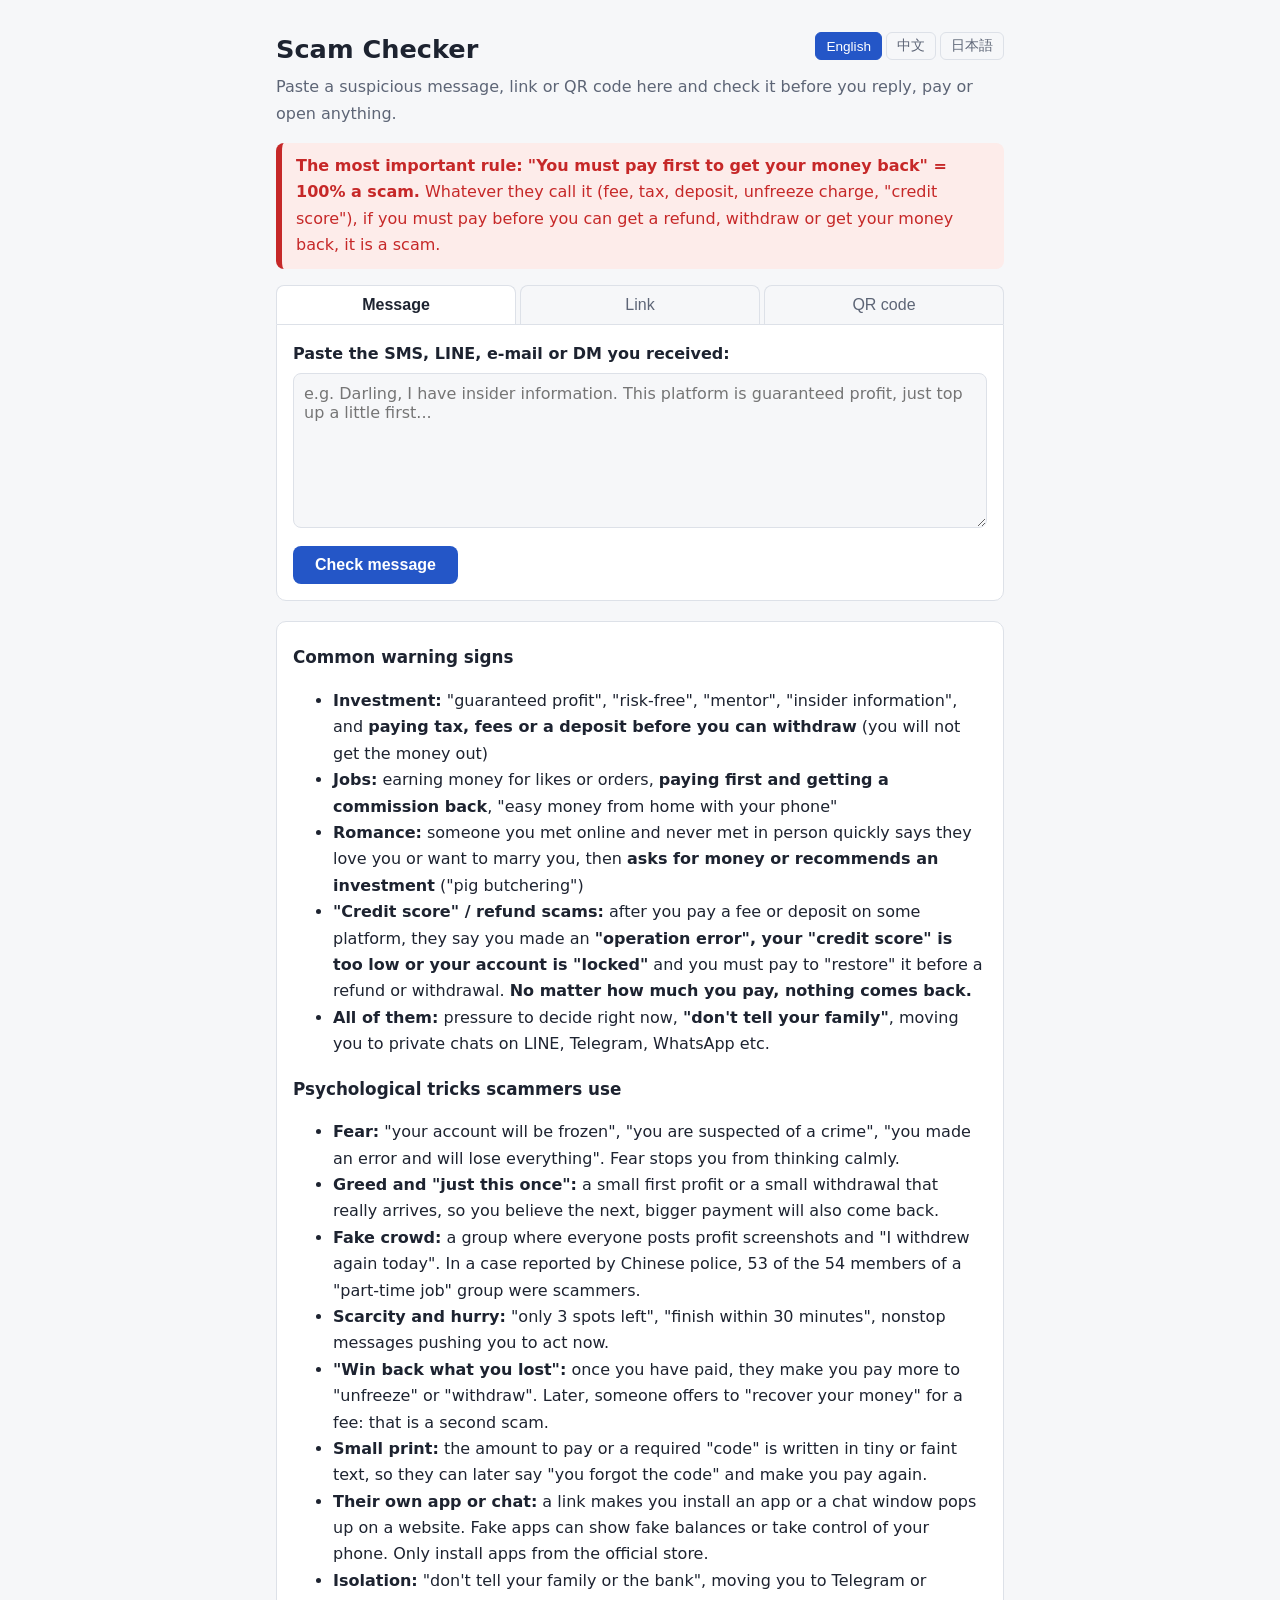
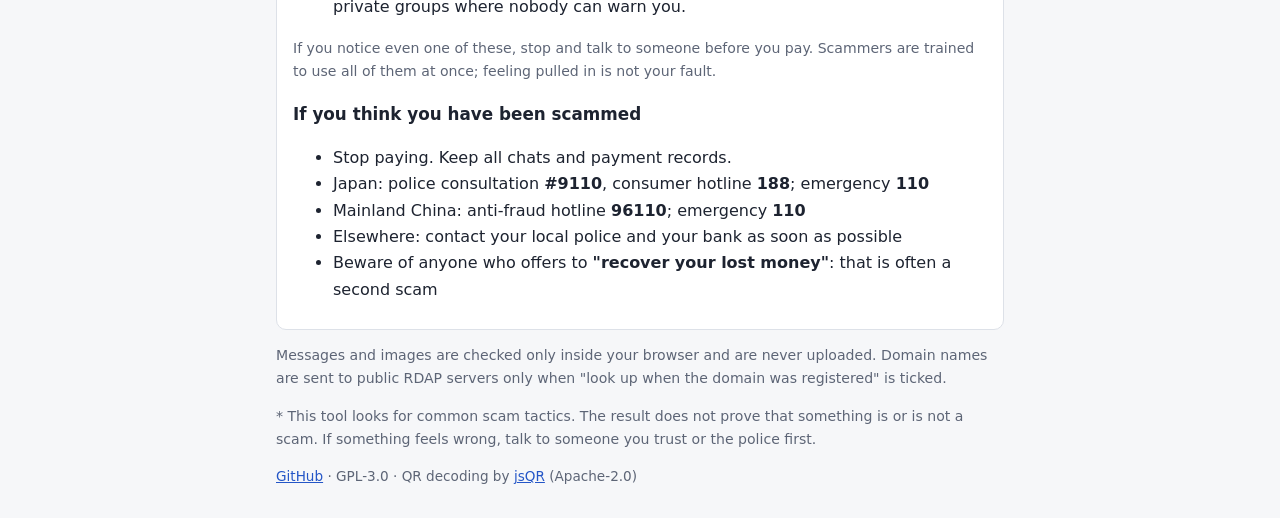
<file: docs/index.html>
<!DOCTYPE html>
<html lang="en">
<head>
<meta charset="utf-8">
<meta name="viewport" content="width=device-width, initial-scale=1">
<title>Scam Checker | safe-url-guard</title>
<meta name="description" content="Check suspicious messages, links and QR codes for investment, job, romance and dating scams and phishing sites. 检查可疑消息、网址和二维码。あやしいメッセージ・リンク・QRコードをチェック。">
<link rel="stylesheet" href="style.css">
</head>
<body>
<header>
  <div class="lang-switch" role="group" aria-label="Language / 语言 / 言語">
    <button type="button" data-lang="en">English</button>
    <button type="button" data-lang="zh">中文</button>
    <button type="button" data-lang="ja">日本語</button>
  </div>
  <h1 data-i18n="h1">Scam Checker</h1>
  <p class="lead" data-i18n="lead">Paste a suspicious message, link or QR code here and check it before you reply, pay or open anything.</p>
  <p class="golden" role="note" data-i18n="golden"></p>
</header>

<main>
  <nav class="tabs" role="tablist">
    <button role="tab" aria-selected="true" data-tab="msg" data-i18n="tab_msg">Message</button>
    <button role="tab" aria-selected="false" data-tab="url" data-i18n="tab_url">Link</button>
    <button role="tab" aria-selected="false" data-tab="qr" data-i18n="tab_qr">QR code</button>
  </nav>

  <section id="tab-msg" class="panel">
    <label for="msg-input" data-i18n="msg_label">Paste the SMS, LINE, e-mail or DM you received:</label>
    <textarea id="msg-input" rows="7" data-i18n-ph="msg_ph"></textarea>
    <button id="msg-btn" class="primary" data-i18n="msg_btn">Check message</button>
    <div id="msg-result" class="result" aria-live="polite"></div>
  </section>

  <section id="tab-url" class="panel" hidden>
    <label for="url-input" data-i18n="url_label">Enter a link:</label>
    <input id="url-input" type="text" inputmode="url" placeholder="https://example.com/login">
    <label class="check"><input id="url-rdap" type="checkbox" checked> <span data-i18n="url_rdap"></span></label>
    <button id="url-btn" class="primary" data-i18n="url_btn">Check link</button>
    <div id="url-result" class="result" aria-live="polite"></div>
  </section>

  <section id="tab-qr" class="panel" hidden>
    <label for="qr-input" data-i18n="qr_label">Choose a QR-code image (screenshot or photo):</label>
    <input id="qr-input" type="file" accept="image/*">
    <p class="hint" data-i18n="qr_hint"></p>
    <div id="qr-result" class="result" aria-live="polite"></div>
  </section>

  <aside class="box">
    <h2 data-i18n="signs_h">Common warning signs</h2>
    <ul>
      <li data-i18n="sign_inv"></li>
      <li data-i18n="sign_job"></li>
      <li data-i18n="sign_rom"></li>
      <li data-i18n="sign_hook"></li>
      <li data-i18n="sign_common"></li>
    </ul>
    <h2 data-i18n="psy_h">Psychological tricks scammers use</h2>
    <ul>
      <li data-i18n="psy_fear"></li>
      <li data-i18n="psy_greed"></li>
      <li data-i18n="psy_crowd"></li>
      <li data-i18n="psy_scarcity"></li>
      <li data-i18n="psy_sunk"></li>
      <li data-i18n="psy_small"></li>
      <li data-i18n="psy_app"></li>
      <li data-i18n="psy_isolate"></li>
    </ul>
    <p class="hint" data-i18n="psy_tip"></p>
    <h2 data-i18n="help_h">If you think you have been scammed</h2>
    <ul>
      <li data-i18n="help_stop"></li>
      <li data-i18n="help_jp"></li>
      <li data-i18n="help_cn"></li>
      <li data-i18n="help_other"></li>
      <li data-i18n="help_recovery"></li>
    </ul>
  </aside>

  <p class="privacy" data-i18n="privacy"></p>
  <p class="privacy" data-i18n="disclaimer"></p>
</main>

<footer>
  <a href="https://github.com/teikaki4399-hash/safe-url-guard">GitHub</a> · GPL-3.0 ·
  <span data-i18n="footer_qr">QR decoding by</span> <a href="https://github.com/cozmo/jsQR">jsQR</a> (Apache-2.0)
</footer>

<script src="i18n.js"></script>
<script src="vendor/jsQR.js"></script>
<script src="scam_core.js"></script>
<script src="app.js"></script>
</body>
</html>
</file>
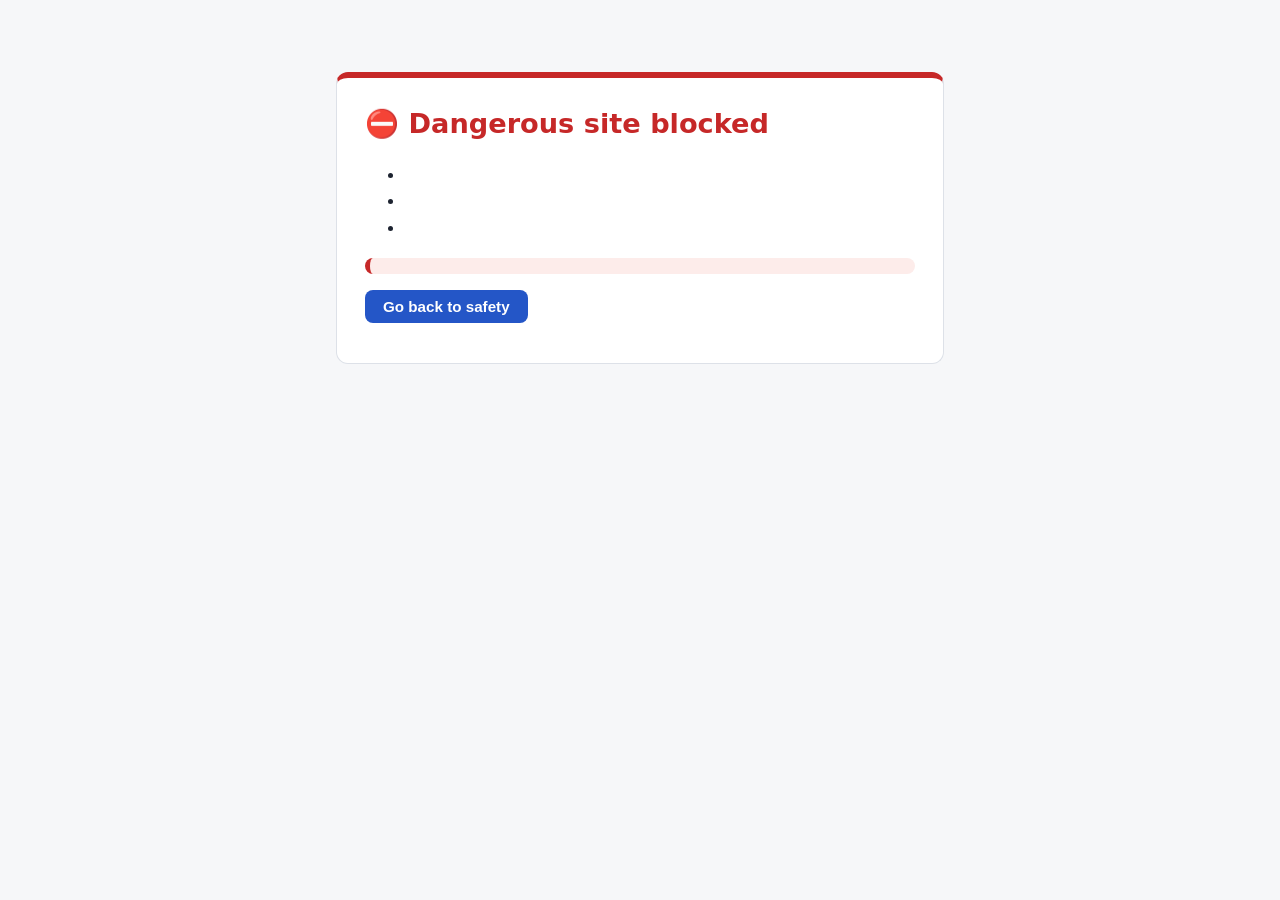
<file: extension/blocked.html>
<!DOCTYPE html>
<html lang="en">
<head>
<meta charset="utf-8">
<meta name="viewport" content="width=device-width, initial-scale=1">
<title>Dangerous site blocked</title>
<link rel="stylesheet" href="pages.css">
</head>
<body class="blocked">
  <div class="card">
    <h1 data-i18n="blocked_h1">⛔ Dangerous site blocked</h1>
    <p data-i18n="blocked_lead"></p>
    <p class="url" id="url" hidden></p>
    <ul>
      <li data-i18n="blocked_li1"></li>
      <li data-i18n="blocked_li2"></li>
      <li data-i18n="blocked_li3"></li>
    </ul>
    <p class="golden" data-i18n="golden"></p>
    <p data-i18n="blocked_help"></p>
    <p><button id="back" data-i18n="blocked_back">Go back to safety</button></p>
    <p class="muted" data-i18n="blocked_src"></p>
  </div>
<script src="i18n.js"></script>
<script src="blocked.js"></script>
</body>
</html>
</file>
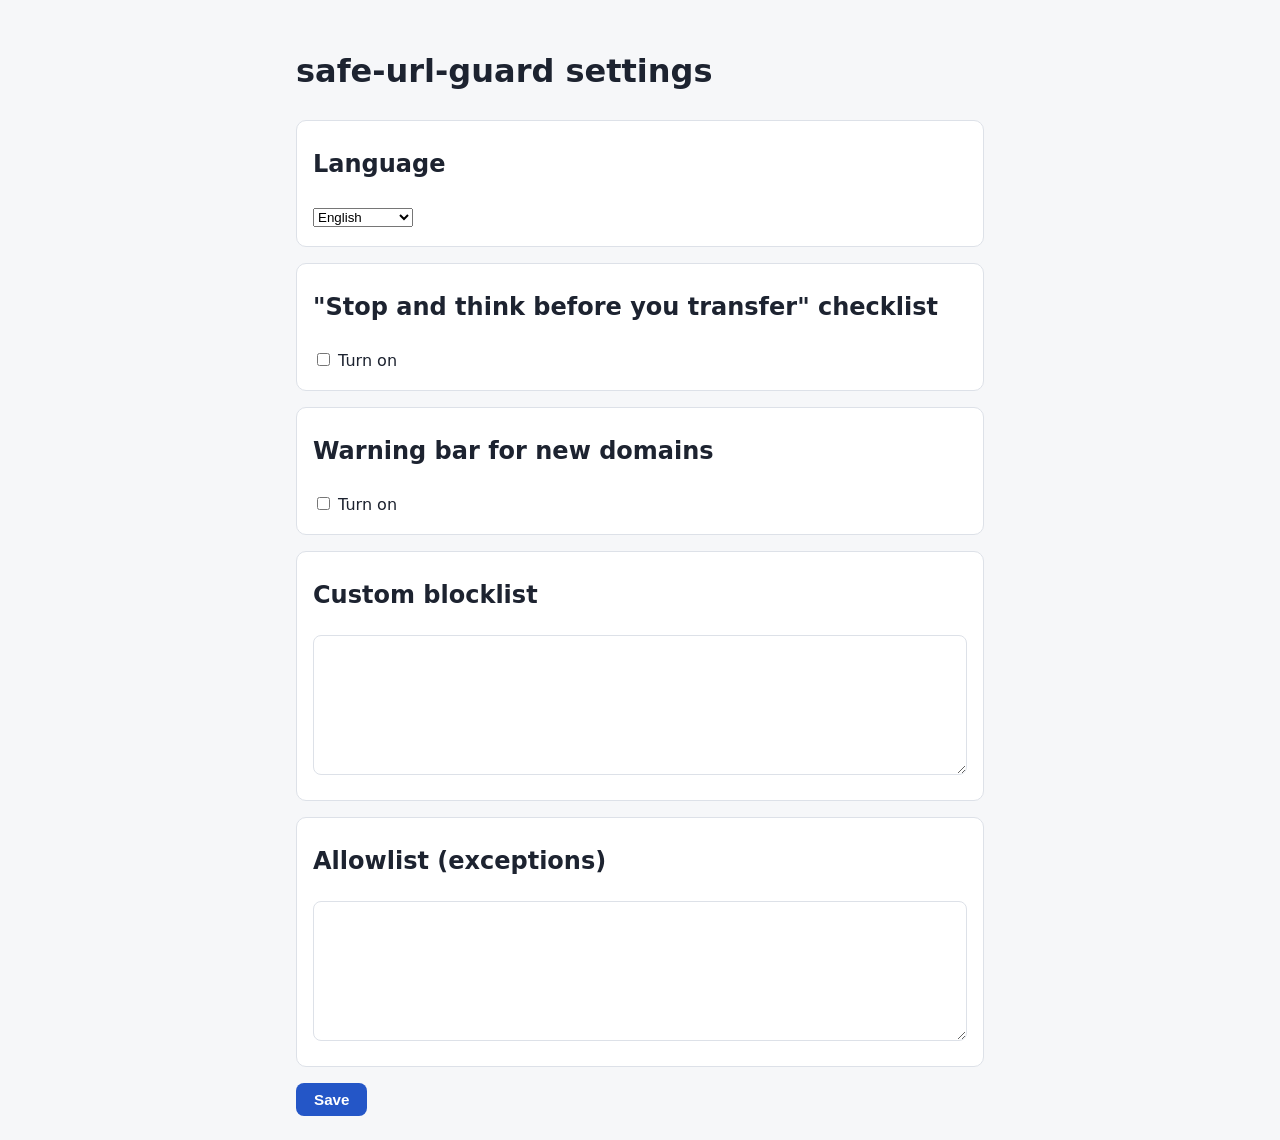
<file: extension/options.html>
<!DOCTYPE html>
<html lang="en">
<head><meta charset="utf-8"><title>safe-url-guard settings</title><link rel="stylesheet" href="pages.css"></head>
<body class="options">
  <h1 data-i18n="opt_title">safe-url-guard settings</h1>

  <section>
    <h2 data-i18n="opt_lang">Language</h2>
    <select id="lang">
      <option value="en">English</option>
      <option value="zh">中文（简体）</option>
      <option value="ja">日本語</option>
    </select>
  </section>

  <section>
    <h2 data-i18n="opt_transfer_h">"Stop and think before you transfer" checklist</h2>
    <p class="muted" data-i18n="opt_transfer_p"></p>
    <label><input type="checkbox" id="transferCheck"> <span data-i18n="opt_on">Turn on</span></label>
  </section>

  <section>
    <h2 data-i18n="opt_newdom_h">Warning bar for new domains</h2>
    <p class="muted" data-i18n="opt_newdom_p"></p>
    <label><input type="checkbox" id="newDomainCheck"> <span data-i18n="opt_on">Turn on</span></label>
  </section>

  <section>
    <h2 data-i18n="opt_deny_h">Custom blocklist</h2>
    <p class="muted" data-i18n="opt_deny_p"></p>
    <textarea id="denylist" spellcheck="false"></textarea>
  </section>

  <section>
    <h2 data-i18n="opt_allow_h">Allowlist (exceptions)</h2>
    <p class="muted" data-i18n="opt_allow_p"></p>
    <textarea id="allowlist" spellcheck="false"></textarea>
  </section>

  <button id="save" data-i18n="opt_save">Save</button> <span id="msg" class="muted"></span>
<script src="i18n.js"></script>
<script src="options.js"></script>
</body>
</html>
</file>
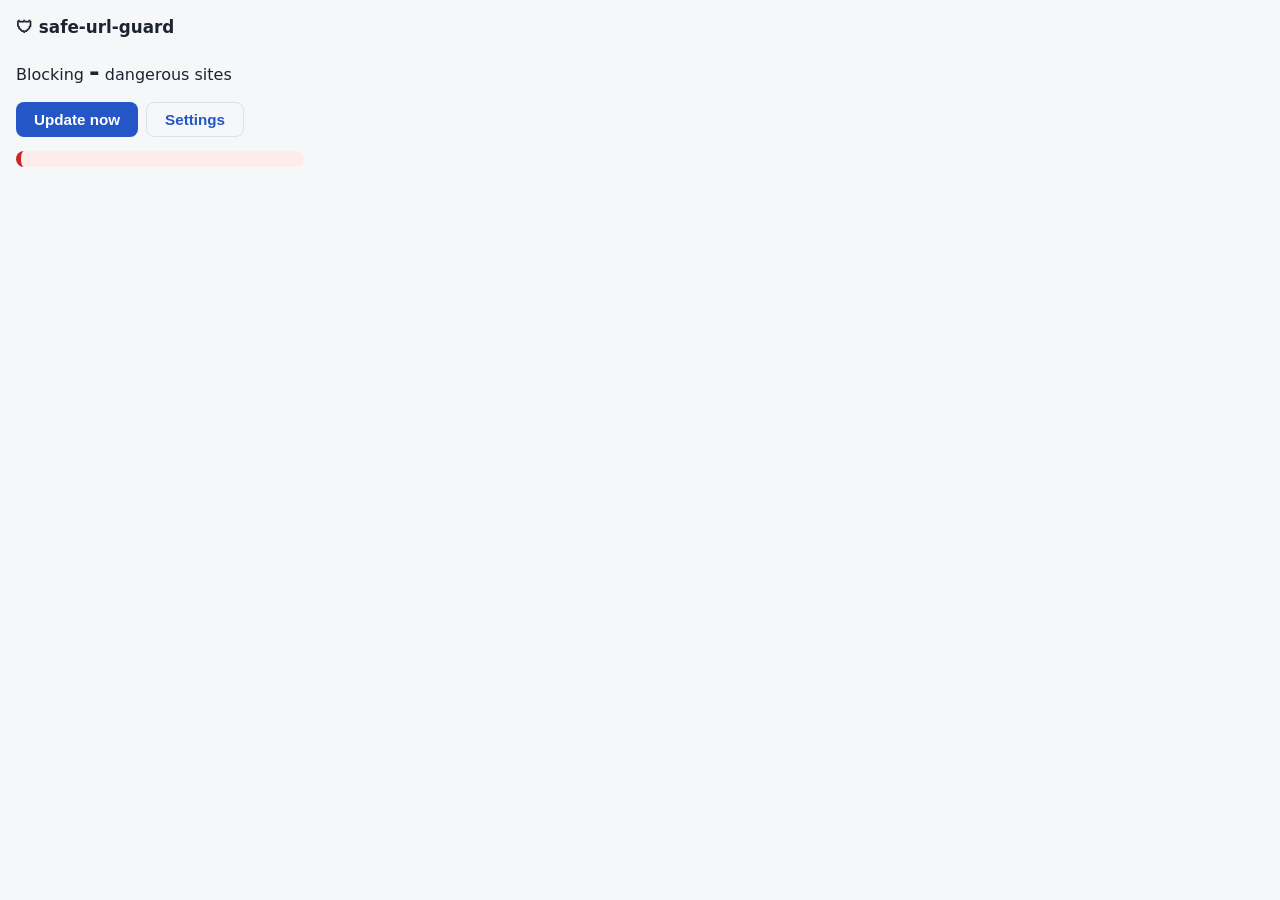
<file: extension/popup.html>
<!DOCTYPE html>
<html lang="en">
<head><meta charset="utf-8"><link rel="stylesheet" href="pages.css"></head>
<body class="popup">
  <h1>🛡 safe-url-guard</h1>
  <div data-i18n="popup_blocking">Blocking <span class="big" id="count">-</span> dangerous sites</div>
  <ul id="feeds"></ul>
  <div class="muted" id="last"></div>
  <div class="row">
    <button id="update" data-i18n="popup_update">Update now</button>
    <button class="sub" id="options" data-i18n="popup_options">Settings</button>
  </div>
  <p class="golden" data-i18n="golden"></p>
  <p class="muted" data-i18n="popup_web"></p>
<script src="i18n.js"></script>
<script src="popup.js"></script>
</body>
</html>
</file>
<file: docs/style.css>
:root {
  --bg: #f6f7f9; --card: #fff; --text: #1d2330; --muted: #5d6576; --line: #dde1e8;
  --accent: #2456c7; --high: #c62828; --high-bg: #fdecea; --mid: #a15c00; --mid-bg: #fff4e0;
  --low: #49617a; --low-bg: #eef2f7; --ok: #1e7d43; --ok-bg: #e8f5ed;
}
@media (prefers-color-scheme: dark) {
  :root {
    --bg: #14171c; --card: #1e232b; --text: #e6e9ef; --muted: #a0a8b8; --line: #343b47;
    --accent: #7aa2ff; --high: #ff8a80; --high-bg: #3a1f1f; --mid: #ffc266; --mid-bg: #3a2e1a;
    --low: #b0c0d4; --low-bg: #252c36; --ok: #7fd6a0; --ok-bg: #1b3326;
  }
}
* { box-sizing: border-box; }
body {
  margin: 0; background: var(--bg); color: var(--text); line-height: 1.65;
  font-family: system-ui, -apple-system, "Segoe UI", "Hiragino Sans", "PingFang SC", "Microsoft YaHei", sans-serif;
}
header, main, footer { max-width: 760px; margin: 0 auto; padding: 0 16px; }
header { padding-top: 28px; }
h1 { margin: 0 0 4px; font-size: 1.6rem; }
h2 { font-size: 1.05rem; margin: 18px 0 6px; }
.lead { color: var(--muted); margin-top: 0; }
.tabs { display: flex; gap: 4px; margin-top: 16px; }
.tabs button {
  flex: 1; padding: 10px 6px; border: 1px solid var(--line); border-bottom: none;
  border-radius: 8px 8px 0 0; background: transparent; color: var(--muted); font-size: 1rem; cursor: pointer;
}
.tabs button[aria-selected="true"] { background: var(--card); color: var(--text); font-weight: 600; }
.panel { background: var(--card); border: 1px solid var(--line); border-radius: 0 0 10px 10px; padding: 16px; }
label { display: block; margin-bottom: 6px; font-weight: 600; }
label.check { font-weight: normal; color: var(--muted); font-size: .9rem; margin-top: 8px; }
textarea, input[type="text"] {
  width: 100%; padding: 10px; font-size: 1rem; border: 1px solid var(--line); border-radius: 8px;
  background: var(--bg); color: var(--text); font-family: inherit;
}
button.primary {
  margin-top: 10px; padding: 10px 22px; font-size: 1rem; border: none; border-radius: 8px;
  background: var(--accent); color: #fff; cursor: pointer; font-weight: 600;
}
@media (prefers-color-scheme: dark) { button.primary { color: #10131a; } }
.hint, .privacy { color: var(--muted); font-size: .88rem; }
.result:empty { display: none; }
.result { margin-top: 14px; }
.verdict { padding: 12px 14px; border-radius: 8px; font-weight: 700; font-size: 1.1rem; }
.lv3 { background: var(--high-bg); color: var(--high); }
.lv2 { background: var(--mid-bg); color: var(--mid); }
.lv1 { background: var(--low-bg); color: var(--low); }
.lv0 { background: var(--ok-bg); color: var(--ok); }
.result ul { padding-left: 1.2em; }
.result li { margin: 6px 0; }
.tag { display: inline-block; font-size: .8rem; padding: 0 6px; border-radius: 4px; background: var(--low-bg); color: var(--low); margin-right: 4px; }
.match { color: var(--muted); font-size: .88rem; }
mark { background: #ffe08a; color: #000; border-radius: 2px; }
.box { background: var(--card); border: 1px solid var(--line); border-radius: 10px; padding: 4px 16px 10px; margin-top: 20px; }
footer { color: var(--muted); font-size: .85rem; padding-bottom: 30px; }
a { color: var(--accent); }
code { word-break: break-all; }
.golden { background: var(--high-bg); color: var(--high); border-left: 6px solid var(--high); border-radius: 8px; padding: 10px 14px; margin: 10px 0 0; }
.lang-switch { float: right; display: flex; gap: 4px; margin-top: 4px; }
.lang-switch button { padding: 4px 10px; border: 1px solid var(--line); border-radius: 6px; background: transparent; color: var(--muted); cursor: pointer; font-size: .85rem; }
.lang-switch button[aria-pressed="true"] { background: var(--accent); border-color: var(--accent); color: #fff; }
@media (prefers-color-scheme: dark) { .lang-switch button[aria-pressed="true"] { color: #10131a; } }
</file>
<file: extension/pages.css>
:root { --bg:#f6f7f9; --card:#fff; --text:#1d2330; --muted:#5d6576; --line:#dde1e8; --accent:#2456c7; --red:#c62828; --red-bg:#fdecea; }
@media (prefers-color-scheme: dark) {
  :root { --bg:#14171c; --card:#1e232b; --text:#e6e9ef; --muted:#a0a8b8; --line:#343b47; --accent:#7aa2ff; --red:#ff8a80; --red-bg:#3a1f1f; }
}
* { box-sizing: border-box; }
body { margin:0; background:var(--bg); color:var(--text); line-height:1.65;
  font-family: system-ui, -apple-system, "Segoe UI", "Hiragino Sans", "PingFang SC", "Microsoft YaHei", sans-serif; }
a { color: var(--accent); }
button { padding:8px 18px; font-size:.95rem; border:none; border-radius:8px; background:var(--accent); color:#fff; cursor:pointer; font-weight:600; }
button.sub { background:transparent; color:var(--accent); border:1px solid var(--line); }
@media (prefers-color-scheme: dark) { button { color:#10131a; } button.sub { color: var(--accent); } }
.muted { color: var(--muted); font-size:.88rem; }
code { word-break: break-all; }

/* block page */
.blocked { max-width:640px; margin:8vh auto; padding:0 16px; }
.blocked .card { background:var(--card); border:1px solid var(--line); border-top:6px solid var(--red); border-radius:12px; padding:24px 28px; }
.blocked h1 { color:var(--red); margin:0 0 8px; font-size:1.7rem; }
.blocked .url { background:var(--red-bg); color:var(--red); padding:8px 12px; border-radius:6px; font-family:ui-monospace,monospace; word-break:break-all; }

.golden { background: var(--red-bg); color: var(--red); border-left: 5px solid var(--red); border-radius: 8px; padding: 8px 12px; font-size: .9rem; }

/* popup */
.popup { width:320px; padding:14px 16px; }
.popup h1 { font-size:1.05rem; margin:0 0 8px; }
.popup .big { font-size:1.6rem; font-weight:700; }
.popup ul { padding-left:1.1em; margin:6px 0; font-size:.88rem; }
.popup .row { display:flex; gap:8px; margin-top:10px; flex-wrap:wrap; }
.err { color: var(--red); }

/* options page */
.options { max-width:720px; margin:0 auto; padding:24px 16px; }
.options textarea { width:100%; min-height:140px; padding:8px; font-family:ui-monospace,monospace; font-size:.9rem;
  border:1px solid var(--line); border-radius:8px; background:var(--card); color:var(--text); }
.options section { background:var(--card); border:1px solid var(--line); border-radius:10px; padding:4px 16px 16px; margin-bottom:16px; }
</file>
